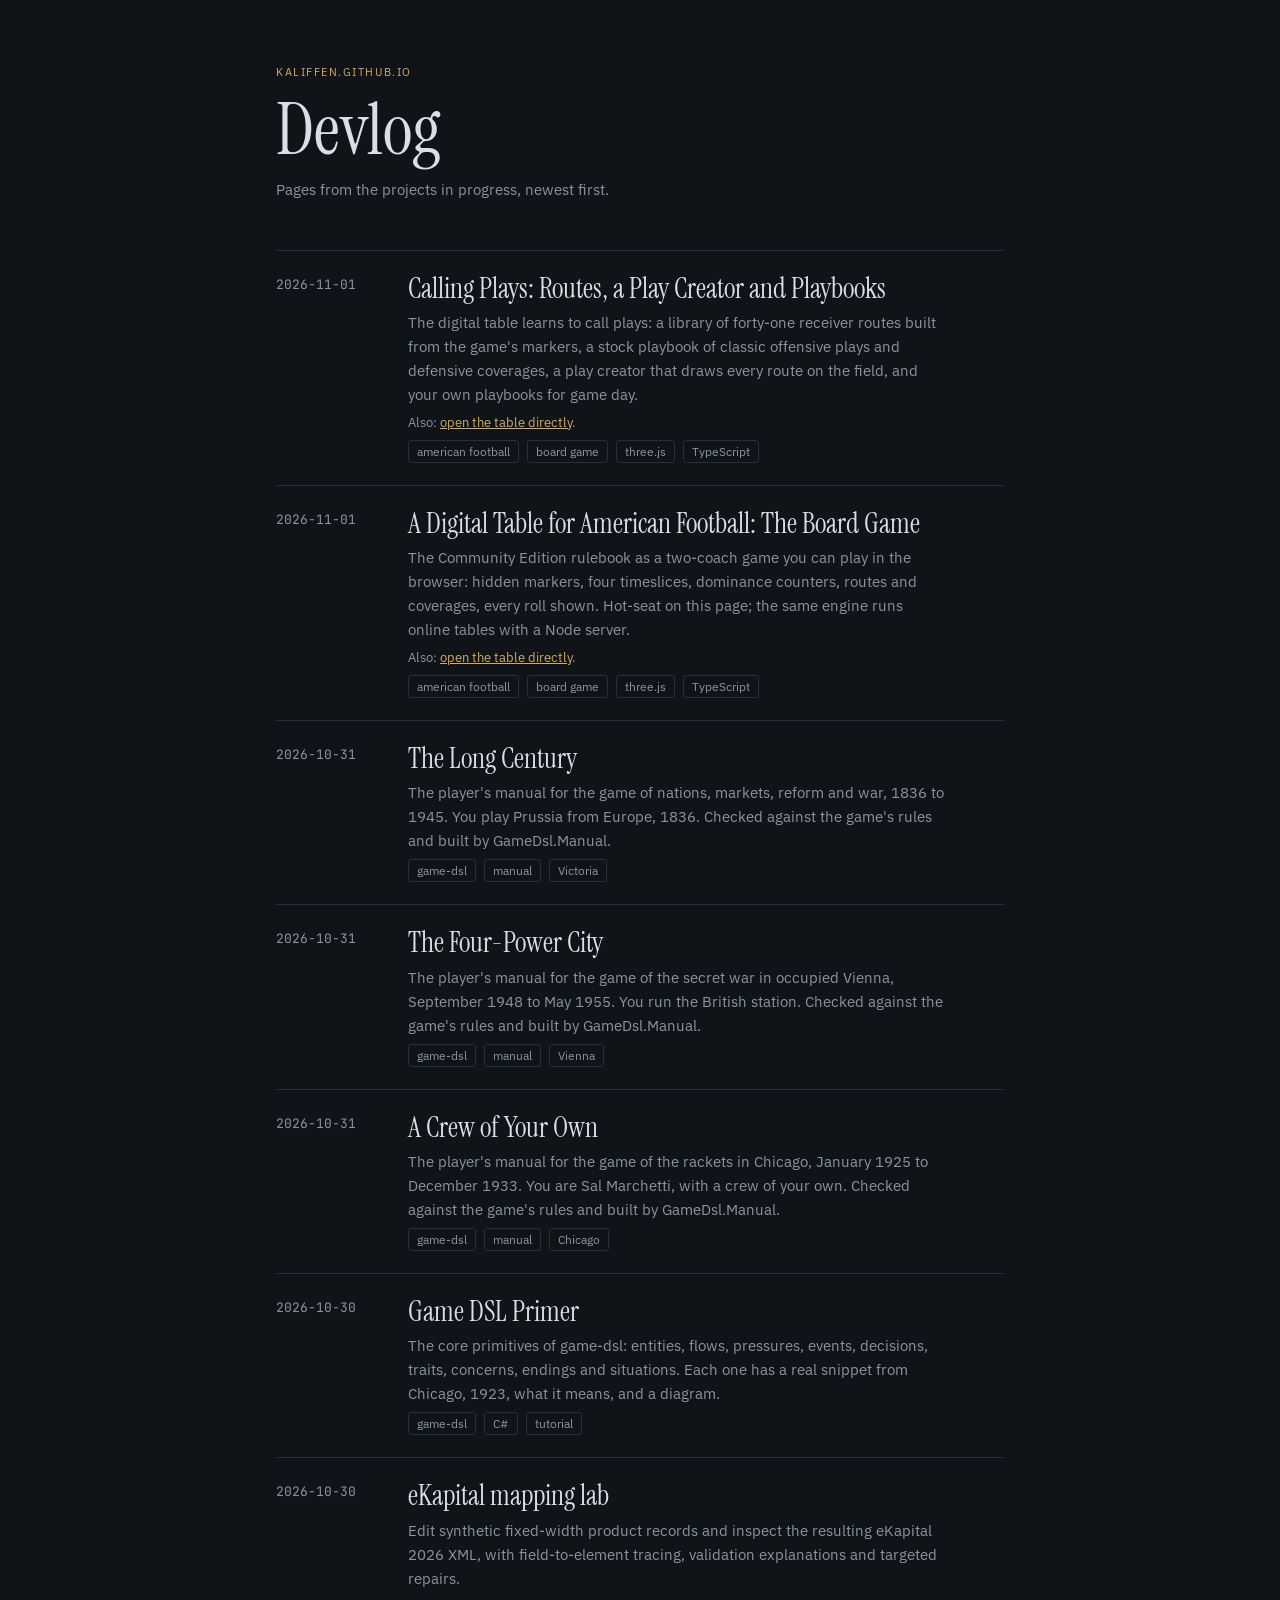
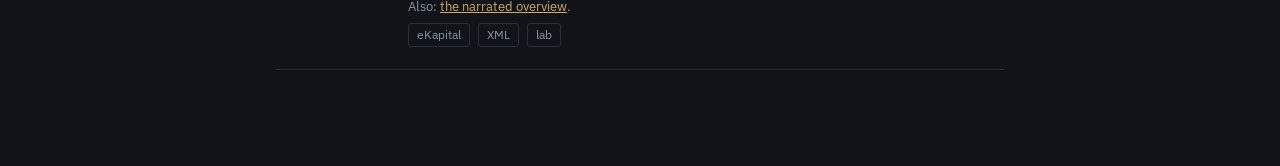
<file: index.html>
<!doctype html>
<html lang="en">
<head>
<meta charset="utf-8">
<meta name="viewport" content="width=device-width,initial-scale=1,viewport-fit=cover">
<meta name="description" content="Kaliffen's devlog: dated pages from the projects in progress.">
<meta name="theme-color" content="#101418">
<title>Kaliffen Devlog</title>
<link rel="preconnect" href="https://fonts.googleapis.com">
<link rel="preconnect" href="https://fonts.gstatic.com" crossorigin>
<link rel="stylesheet" href="https://fonts.googleapis.com/css2?family=Instrument+Serif:ital@0;1&family=IBM+Plex+Sans:wght@400;500&family=JetBrains+Mono:wght@400&display=swap">
<style>
/* Layout: one narrow column; a dated log, newest first. */
:root {
  color-scheme: dark;
  --bg: #101418;
  --panel: #161c22;
  --rule: #26303a;
  --fg: #d9dfe4;
  --muted: #8995a1;
  --brass: #d1ab62;
  --display: "Instrument Serif", "Iowan Old Style", Georgia, serif;
  --body: "IBM Plex Sans", system-ui, -apple-system, "Segoe UI", sans-serif;
  --mono: "JetBrains Mono", ui-monospace, Consolas, monospace;
}
* { box-sizing: border-box; }
body { margin: 0; background: var(--bg); color: var(--fg); font: 15px/1.6 var(--body); }
.wrap {
  max-width: 760px;
  margin: 0 auto;
  padding-block: 64px 96px;
  padding-left: max(16px, env(safe-area-inset-left, 0px));
  padding-right: max(16px, env(safe-area-inset-right, 0px));
  display: grid;
  gap: 48px;
}
header { display: grid; gap: 12px; }
.eyebrow { font-size: 11px; letter-spacing: .14em; text-transform: uppercase; color: var(--brass); }
h1 { font: 400 clamp(44px, 8vw, 72px)/1 var(--display); margin: 0; }
header p { margin: 0; color: var(--muted); max-width: 56ch; }
ol { list-style: none; margin: 0; padding: 0; display: grid; }
li { display: grid; grid-template-columns: 112px minmax(0, 1fr); gap: 20px; padding: 22px 0; border-top: 1px solid var(--rule); }
li:last-child { border-bottom: 1px solid var(--rule); }
time { font: 13px/1.9 var(--mono); color: var(--muted); font-variant-numeric: tabular-nums; }
.entry { display: grid; gap: 6px; min-width: 0; }
.entry h2 { margin: 0; font: 400 28px/1.15 var(--display); text-wrap: balance; }
.entry h2 a { color: var(--fg); text-decoration: none; }
.entry h2 a:hover, .entry h2 a:focus-visible { color: var(--brass); outline: none; }
.entry p { margin: 0; color: var(--muted); max-width: 60ch; }
.tags { display: flex; flex-wrap: wrap; gap: 8px; font-size: 12px; color: var(--muted); }
.tags span { border: 1px solid var(--rule); border-radius: 3px; padding: 1px 8px; }
.also { font-size: 13px; }
.also a { color: var(--brass); }
@media (max-width: 520px) {
  li { grid-template-columns: minmax(0, 1fr); gap: 4px; }
}
</style>
</head>
<body>
<div class="wrap">
  <header>
    <div class="eyebrow">kaliffen.github.io</div>
    <h1>Devlog</h1>
    <p>Pages from the projects in progress, newest first.</p>
  </header>

  <ol>
    <li>
      <time datetime="2026-11-01">2026-11-01</time>
      <div class="entry">
        <h2><a href="afm/plays/">Calling Plays: Routes, a Play Creator and Playbooks</a></h2>
        <p>The digital table learns to call plays: a library of forty-one receiver routes built from the game's markers, a stock playbook of classic offensive plays and defensive coverages, a play creator that draws every route on the field, and your own playbooks for game day.</p>
        <p class="also">Also: <a href="https://kaliffen.github.io/afm/">open the table directly</a>.</p>
        <div class="tags"><span>american football</span><span>board game</span><span>three.js</span><span>TypeScript</span></div>
      </div>
    </li>
    <li>
      <time datetime="2026-11-01">2026-11-01</time>
      <div class="entry">
        <h2><a href="afm/">A Digital Table for American Football: The Board Game</a></h2>
        <p>The Community Edition rulebook as a two-coach game you can play in the browser: hidden markers, four timeslices, dominance counters, routes and coverages, every roll shown. Hot-seat on this page; the same engine runs online tables with a Node server.</p>
        <p class="also">Also: <a href="https://kaliffen.github.io/afm/">open the table directly</a>.</p>
        <div class="tags"><span>american football</span><span>board game</span><span>three.js</span><span>TypeScript</span></div>
      </div>
    </li>
    <li>
      <time datetime="2026-10-31">2026-10-31</time>
      <div class="entry">
        <h2><a href="manuals/victoria/">The Long Century</a></h2>
        <p>The player's manual for the game of nations, markets, reform and war, 1836 to 1945. You play Prussia from Europe, 1836. Checked against the game's rules and built by GameDsl.Manual.</p>
        <div class="tags"><span>game-dsl</span><span>manual</span><span>Victoria</span></div>
      </div>
    </li>
    <li>
      <time datetime="2026-10-31">2026-10-31</time>
      <div class="entry">
        <h2><a href="manuals/vienna/">The Four-Power City</a></h2>
        <p>The player's manual for the game of the secret war in occupied Vienna, September 1948 to May 1955. You run the British station. Checked against the game's rules and built by GameDsl.Manual.</p>
        <div class="tags"><span>game-dsl</span><span>manual</span><span>Vienna</span></div>
      </div>
    </li>
    <li>
      <time datetime="2026-10-31">2026-10-31</time>
      <div class="entry">
        <h2><a href="manuals/chicago/">A Crew of Your Own</a></h2>
        <p>The player's manual for the game of the rackets in Chicago, January 1925 to December 1933. You are Sal Marchetti, with a crew of your own. Checked against the game's rules and built by GameDsl.Manual.</p>
        <div class="tags"><span>game-dsl</span><span>manual</span><span>Chicago</span></div>
      </div>
    </li>
    <li>
      <time datetime="2026-10-30">2026-10-30</time>
      <div class="entry">
        <h2><a href="dsl-primer/">Game DSL Primer</a></h2>
        <p>The core primitives of game-dsl: entities, flows, pressures, events, decisions, traits, concerns, endings and situations. Each one has a real snippet from Chicago, 1923, what it means, and a diagram.</p>
        <div class="tags"><span>game-dsl</span><span>C#</span><span>tutorial</span></div>
      </div>
    </li>
    <li>
      <time datetime="2026-10-30">2026-10-30</time>
      <div class="entry">
        <h2><a href="ekapital/">eKapital mapping lab</a></h2>
        <p>Edit synthetic fixed-width product records and inspect the resulting eKapital 2026 XML, with field-to-element tracing, validation explanations and targeted repairs.</p>
        <p class="also">Also: <a href="ekapital/guide.html">the narrated overview</a>.</p>
        <div class="tags"><span>eKapital</span><span>XML</span><span>lab</span></div>
      </div>
    </li>
  </ol>
</div>
</body>
</html>
</file>
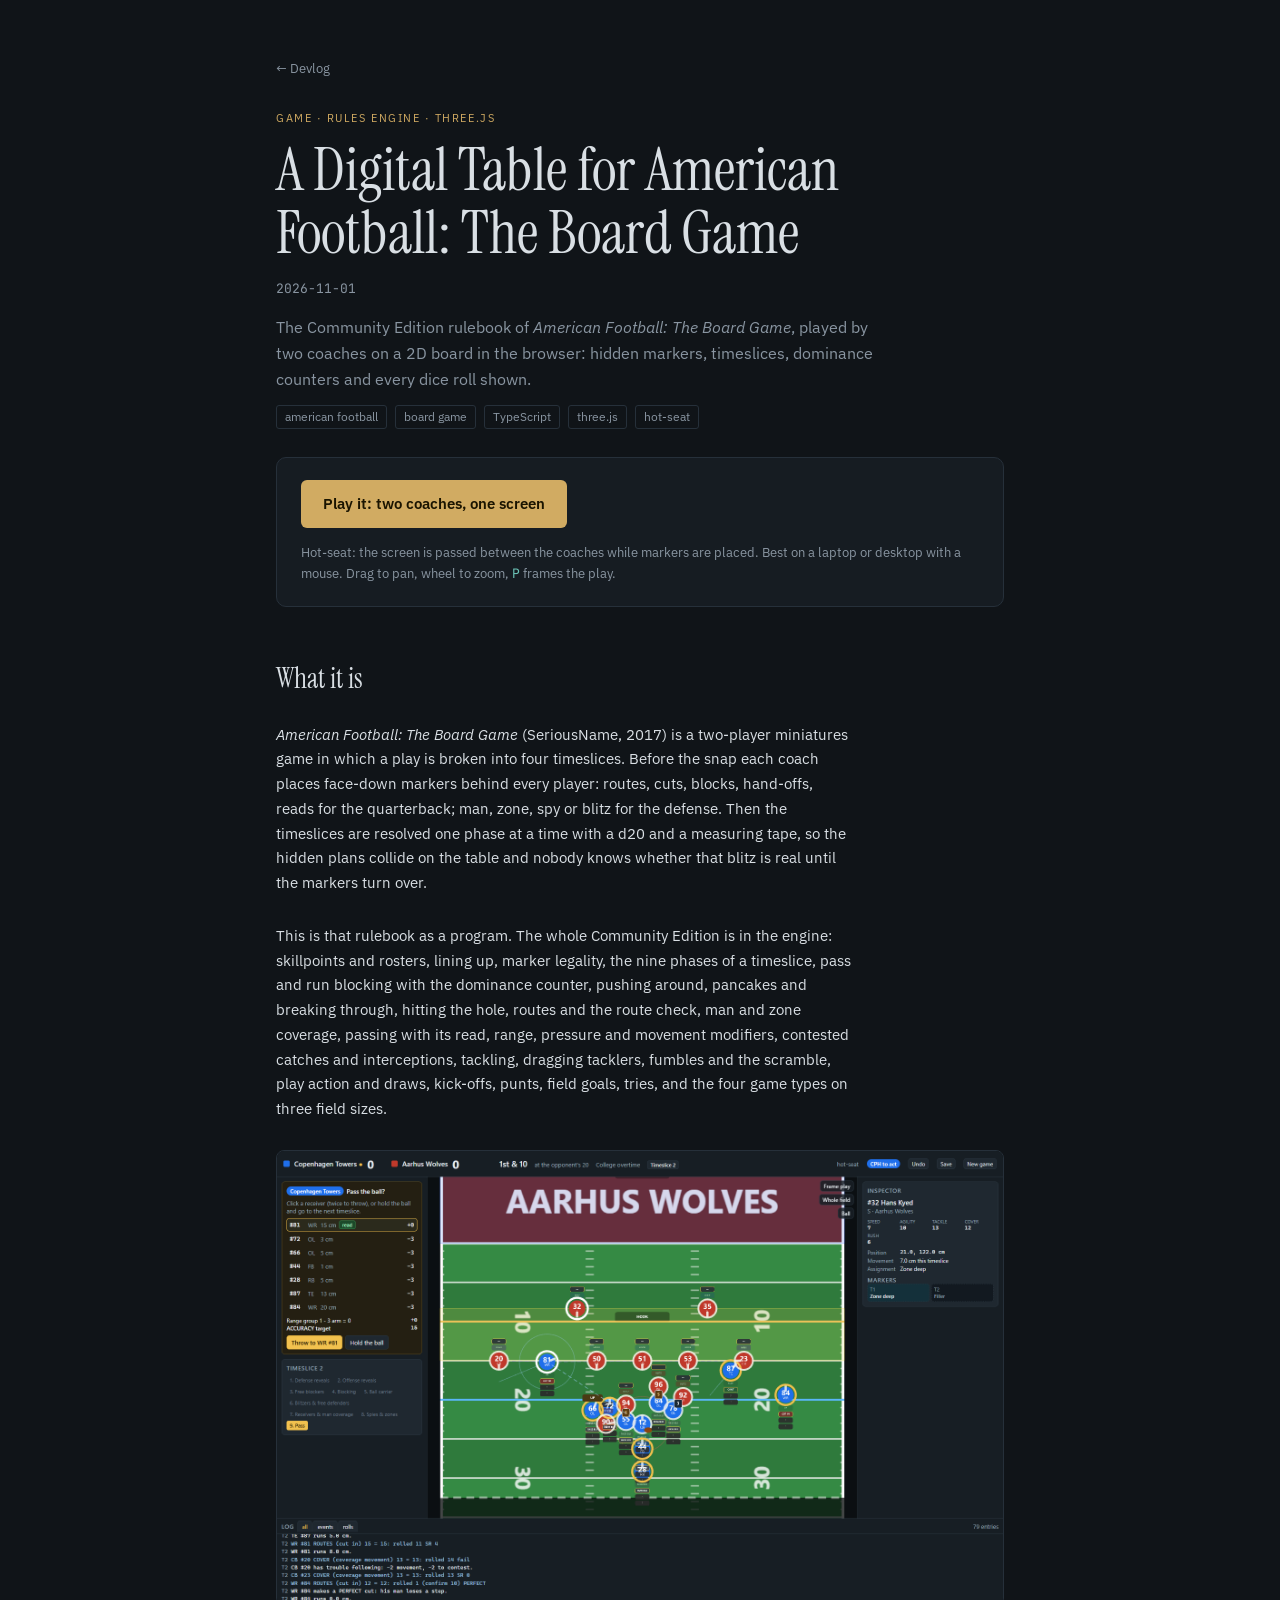
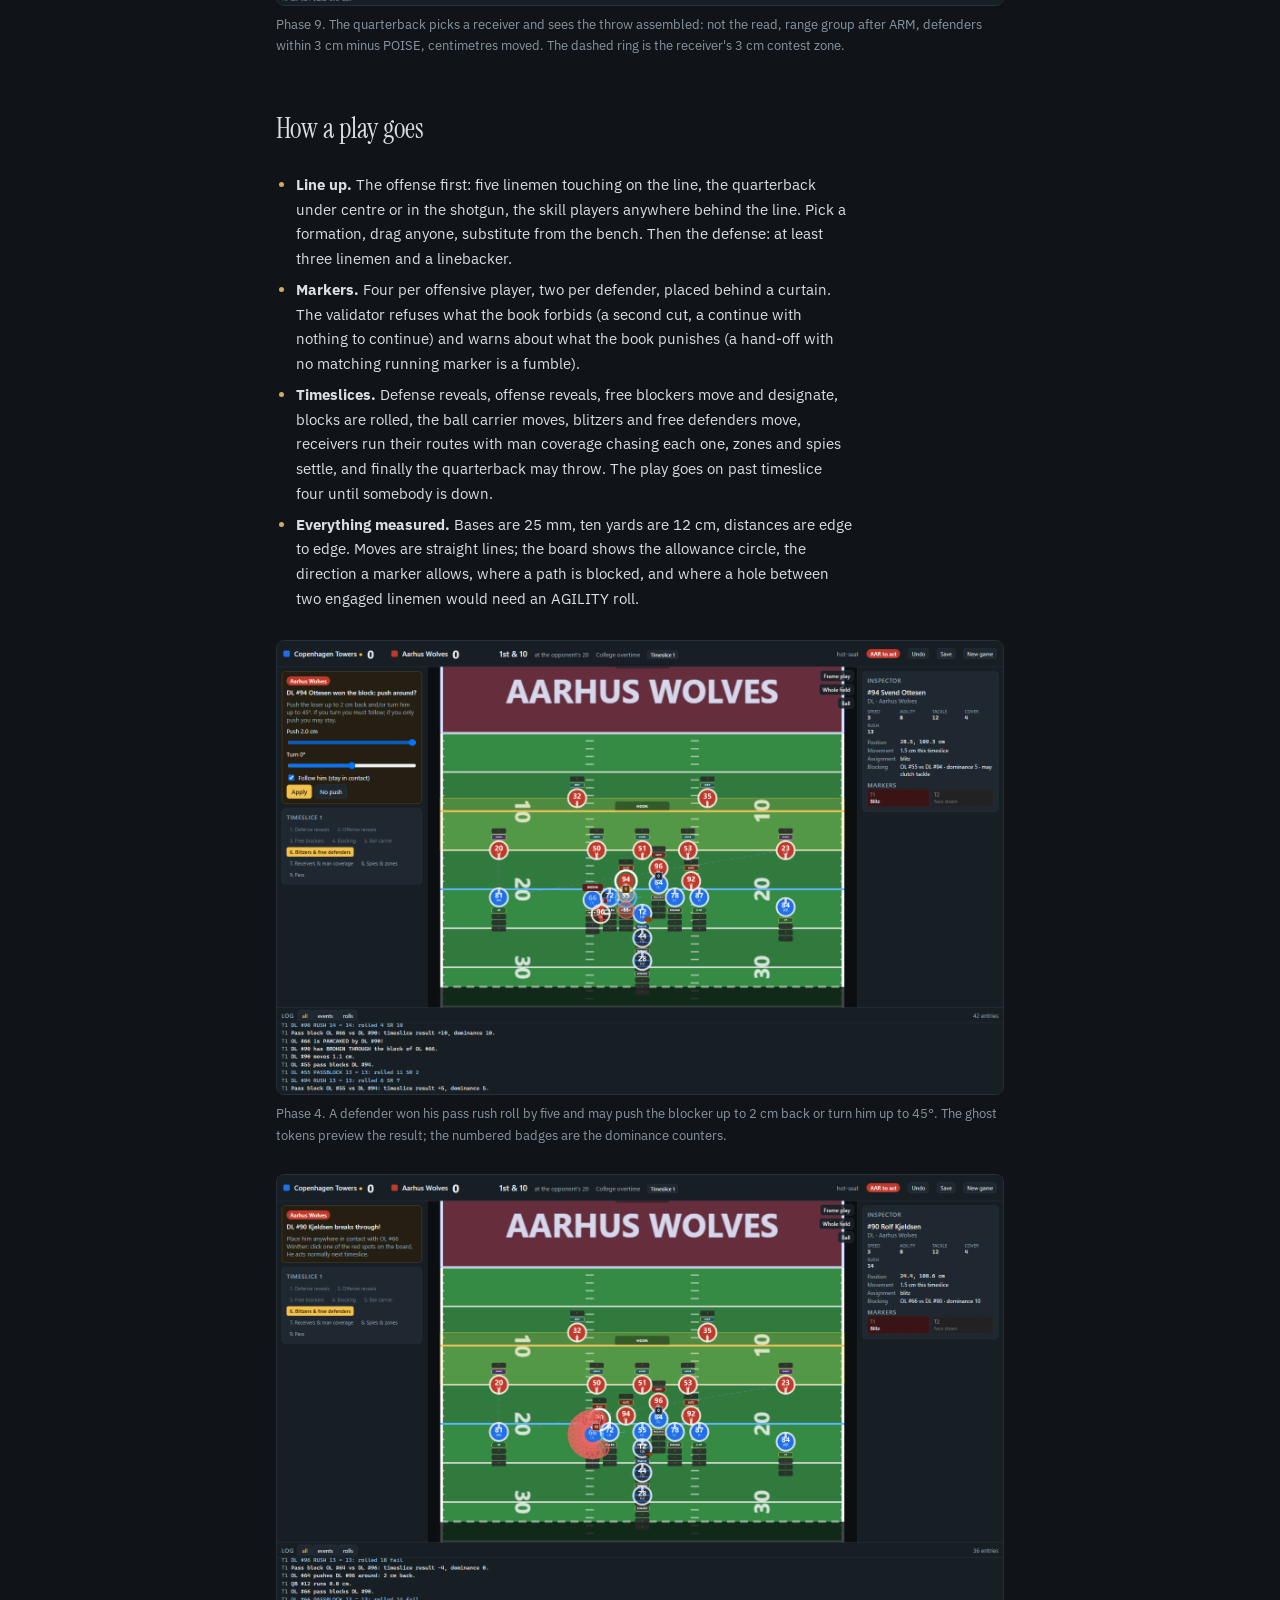
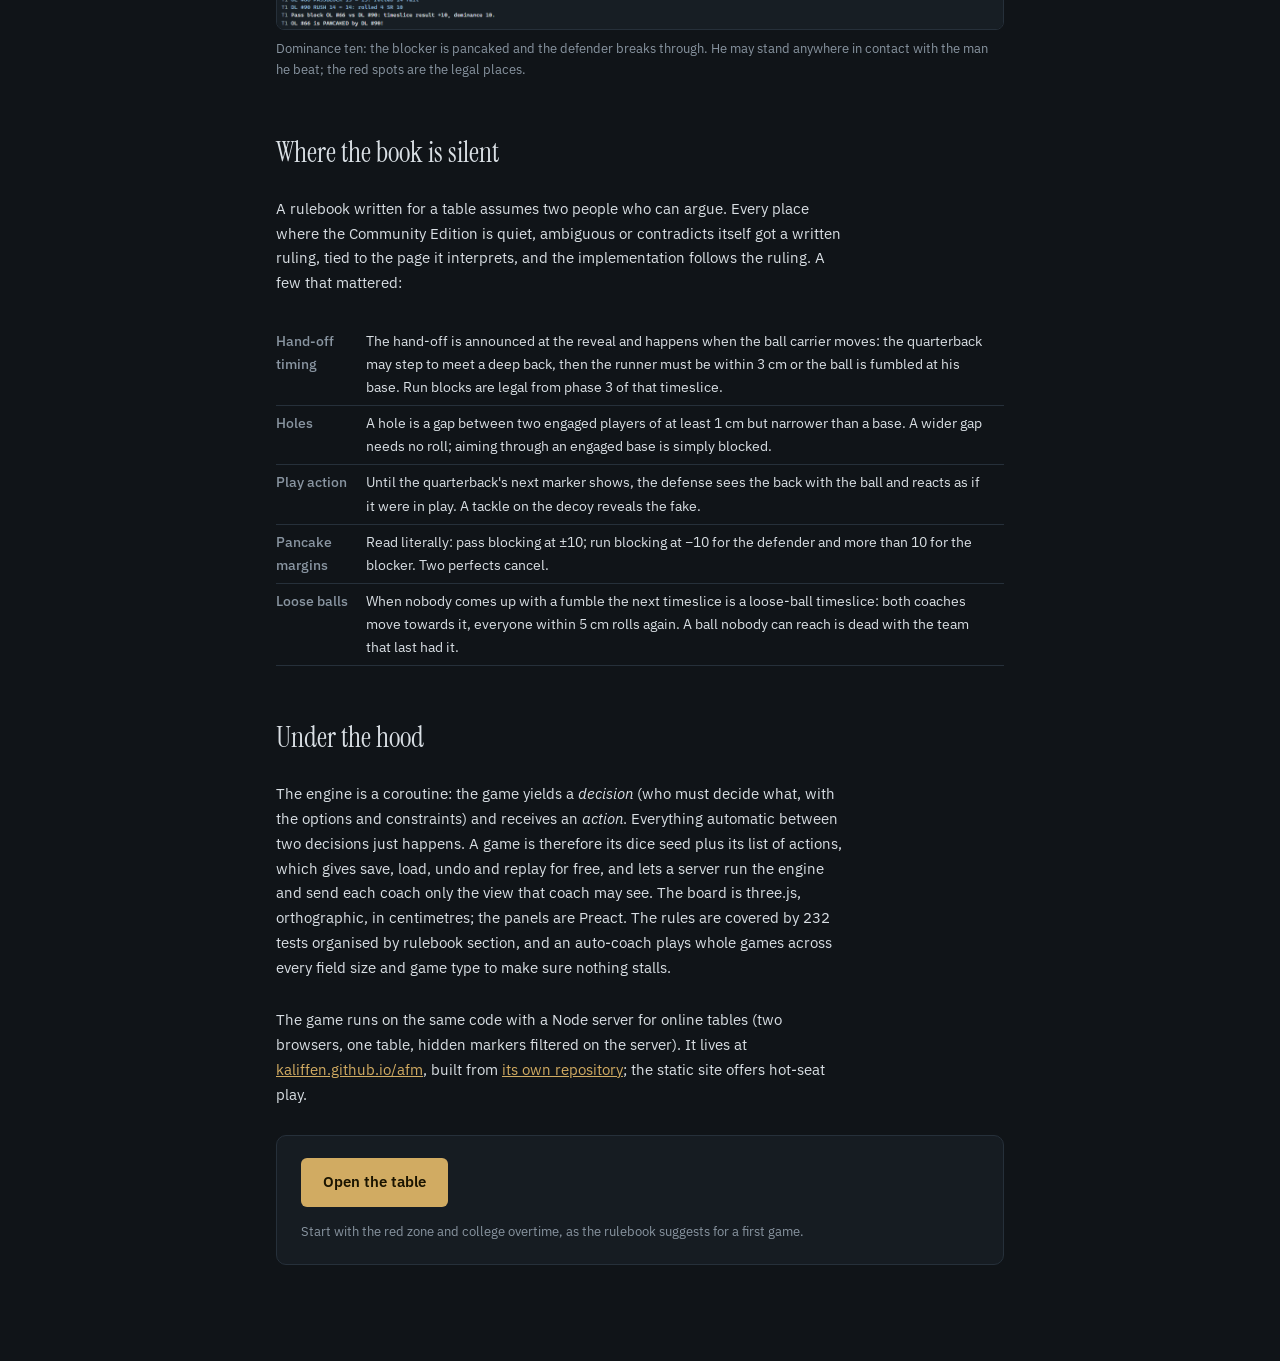
<file: afm/index.html>
<!doctype html>
<html lang="en">
<head>
<meta charset="utf-8">
<meta name="viewport" content="width=device-width,initial-scale=1,viewport-fit=cover">
<meta name="description" content="American Football: The Board Game, Community Edition, as a two-coach digital table you can play in the browser.">
<meta name="theme-color" content="#101418">
<title>A Digital Table for American Football: The Board Game</title>
<link rel="preconnect" href="https://fonts.googleapis.com">
<link rel="preconnect" href="https://fonts.gstatic.com" crossorigin>
<link rel="stylesheet" href="https://fonts.googleapis.com/css2?family=Instrument+Serif:ital@0;1&family=IBM+Plex+Sans:wght@400;500;600&family=JetBrains+Mono:wght@400&display=swap">
<style>
/* One narrow column, dark, like the devlog index. The game itself opens in its own page. */
:root {
  color-scheme: dark;
  --bg: #101418;
  --panel: #161c22;
  --rule: #26303a;
  --fg: #d9dfe4;
  --muted: #8995a1;
  --brass: #d1ab62;
  --teal: #6cc4b8;
  --display: "Instrument Serif", "Iowan Old Style", Georgia, serif;
  --body: "IBM Plex Sans", system-ui, -apple-system, "Segoe UI", sans-serif;
  --mono: "JetBrains Mono", ui-monospace, Consolas, monospace;
}
* { box-sizing: border-box; }
body { margin: 0; background: var(--bg); color: var(--fg); font: 15px/1.65 var(--body); }
.wrap {
  max-width: 760px;
  margin: 0 auto;
  padding-block: 56px 96px;
  padding-left: max(16px, env(safe-area-inset-left, 0px));
  padding-right: max(16px, env(safe-area-inset-right, 0px));
  display: grid;
  gap: 28px;
}
nav a { color: var(--muted); text-decoration: none; font-size: 13px; }
nav a:hover { color: var(--brass); }
header { display: grid; gap: 12px; }
.eyebrow { font-size: 11px; letter-spacing: .14em; text-transform: uppercase; color: var(--brass); }
h1 { font: 400 clamp(38px, 7vw, 60px)/1.05 var(--display); margin: 0; text-wrap: balance; }
h2 { font: 400 28px/1.15 var(--display); margin: 28px 0 0; }
header p.lede { margin: 0; color: var(--muted); max-width: 60ch; font-size: 16px; }
time { font: 13px/1.9 var(--mono); color: var(--muted); }
p { margin: 0; max-width: 64ch; }
.play {
  display: grid;
  gap: 14px;
  padding: 22px 24px;
  background: var(--panel);
  border: 1px solid var(--rule);
  border-radius: 10px;
}
.play .btn {
  justify-self: start;
  display: inline-block;
  padding: 12px 22px;
  background: var(--brass);
  color: #1a1400;
  font-weight: 600;
  text-decoration: none;
  border-radius: 6px;
}
.play .btn:hover { background: #e0bd78; }
.play small { color: var(--muted); }
figure { margin: 0; display: grid; gap: 8px; }
figure img { width: 100%; height: auto; border: 1px solid var(--rule); border-radius: 8px; display: block; }
figcaption { font-size: 13px; color: var(--muted); }
ul { margin: 0; padding-left: 20px; display: grid; gap: 6px; max-width: 64ch; }
li::marker { color: var(--brass); }
code { font: 13px var(--mono); color: var(--teal); }
a { color: var(--brass); }
.tags { display: flex; flex-wrap: wrap; gap: 8px; font-size: 12px; color: var(--muted); }
.tags span { border: 1px solid var(--rule); border-radius: 3px; padding: 1px 8px; }
table { border-collapse: collapse; font-size: 14px; }
td, th { text-align: left; padding: 6px 14px 6px 0; border-bottom: 1px solid var(--rule); vertical-align: top; }
th { color: var(--muted); font-weight: 500; }
</style>
</head>
<body>
<div class="wrap">
  <nav><a href="../">← Devlog</a></nav>
  <header>
    <div class="eyebrow">game · rules engine · three.js</div>
    <h1>A Digital Table for American Football: The Board Game</h1>
    <time datetime="2026-11-01">2026-11-01</time>
    <p class="lede">The Community Edition rulebook of <em>American Football: The Board Game</em>, played by two coaches on a 2D board in the browser: hidden markers, timeslices, dominance counters and every dice roll shown.</p>
    <div class="tags"><span>american football</span><span>board game</span><span>TypeScript</span><span>three.js</span><span>hot-seat</span></div>
  </header>

  <div class="play">
    <a class="btn" href="https://kaliffen.github.io/afm/">Play it: two coaches, one screen</a>
    <small>Hot-seat: the screen is passed between the coaches while markers are placed. Best on a laptop or desktop with a mouse. Drag to pan, wheel to zoom, <code>P</code> frames the play.</small>
  </div>

  <h2>What it is</h2>
  <p><em>American Football: The Board Game</em> (SeriousName, 2017) is a two-player miniatures game in which a play is broken into four timeslices. Before the snap each coach places face-down markers behind every player: routes, cuts, blocks, hand-offs, reads for the quarterback; man, zone, spy or blitz for the defense. Then the timeslices are resolved one phase at a time with a d20 and a measuring tape, so the hidden plans collide on the table and nobody knows whether that blitz is real until the markers turn over.</p>
  <p>This is that rulebook as a program. The whole Community Edition is in the engine: skillpoints and rosters, lining up, marker legality, the nine phases of a timeslice, pass and run blocking with the dominance counter, pushing around, pancakes and breaking through, hitting the hole, routes and the route check, man and zone coverage, passing with its read, range, pressure and movement modifiers, contested catches and interceptions, tackling, dragging tacklers, fumbles and the scramble, play action and draws, kick-offs, punts, field goals, tries, and the four game types on three field sizes.</p>

  <figure>
    <img src="pass.png" alt="The board at the pass decision: a dashed pass line from the quarterback to the read receiver, a 3 cm contest ring around him, the accuracy modifiers listed in the panel.">
    <figcaption>Phase 9. The quarterback picks a receiver and sees the throw assembled: not the read, range group after ARM, defenders within 3 cm minus POISE, centimetres moved. The dashed ring is the receiver's 3 cm contest zone.</figcaption>
  </figure>

  <h2>How a play goes</h2>
  <ul>
    <li><strong>Line up.</strong> The offense first: five linemen touching on the line, the quarterback under centre or in the shotgun, the skill players anywhere behind the line. Pick a formation, drag anyone, substitute from the bench. Then the defense: at least three linemen and a linebacker.</li>
    <li><strong>Markers.</strong> Four per offensive player, two per defender, placed behind a curtain. The validator refuses what the book forbids (a second cut, a continue with nothing to continue) and warns about what the book punishes (a hand-off with no matching running marker is a fumble).</li>
    <li><strong>Timeslices.</strong> Defense reveals, offense reveals, free blockers move and designate, blocks are rolled, the ball carrier moves, blitzers and free defenders move, receivers run their routes with man coverage chasing each one, zones and spies settle, and finally the quarterback may throw. The play goes on past timeslice four until somebody is down.</li>
    <li><strong>Everything measured.</strong> Bases are 25 mm, ten yards are 12 cm, distances are edge to edge. Moves are straight lines; the board shows the allowance circle, the direction a marker allows, where a path is blocked, and where a hole between two engaged linemen would need an AGILITY roll.</li>
  </ul>

  <figure>
    <img src="push.png" alt="The push-around decision after a won block: sliders for push distance and turn angle, ghost tokens previewing the result, dominance badges between the engaged players.">
    <figcaption>Phase 4. A defender won his pass rush roll by five and may push the blocker up to 2 cm back or turn him up to 45°. The ghost tokens preview the result; the numbered badges are the dominance counters.</figcaption>
  </figure>

  <figure>
    <img src="breakthrough.png" alt="A defender who pancaked his blocker chooses where to stand in contact with him from a ring of red candidate spots.">
    <figcaption>Dominance ten: the blocker is pancaked and the defender breaks through. He may stand anywhere in contact with the man he beat; the red spots are the legal places.</figcaption>
  </figure>

  <h2>Where the book is silent</h2>
  <p>A rulebook written for a table assumes two people who can argue. Every place where the Community Edition is quiet, ambiguous or contradicts itself got a written ruling, tied to the page it interprets, and the implementation follows the ruling. A few that mattered:</p>
  <table>
    <tr><th>Hand-off timing</th><td>The hand-off is announced at the reveal and happens when the ball carrier moves: the quarterback may step to meet a deep back, then the runner must be within 3 cm or the ball is fumbled at his base. Run blocks are legal from phase 3 of that timeslice.</td></tr>
    <tr><th>Holes</th><td>A hole is a gap between two engaged players of at least 1 cm but narrower than a base. A wider gap needs no roll; aiming through an engaged base is simply blocked.</td></tr>
    <tr><th>Play action</th><td>Until the quarterback's next marker shows, the defense sees the back with the ball and reacts as if it were in play. A tackle on the decoy reveals the fake.</td></tr>
    <tr><th>Pancake margins</th><td>Read literally: pass blocking at ±10; run blocking at −10 for the defender and more than 10 for the blocker. Two perfects cancel.</td></tr>
    <tr><th>Loose balls</th><td>When nobody comes up with a fumble the next timeslice is a loose-ball timeslice: both coaches move towards it, everyone within 5 cm rolls again. A ball nobody can reach is dead with the team that last had it.</td></tr>
  </table>

  <h2>Under the hood</h2>
  <p>The engine is a coroutine: the game yields a <em>decision</em> (who must decide what, with the options and constraints) and receives an <em>action</em>. Everything automatic between two decisions just happens. A game is therefore its dice seed plus its list of actions, which gives save, load, undo and replay for free, and lets a server run the engine and send each coach only the view that coach may see. The board is three.js, orthographic, in centimetres; the panels are Preact. The rules are covered by 232 tests organised by rulebook section, and an auto-coach plays whole games across every field size and game type to make sure nothing stalls.</p>
  <p>The game runs on the same code with a Node server for online tables (two browsers, one table, hidden markers filtered on the server). It lives at <a href="https://kaliffen.github.io/afm/">kaliffen.github.io/afm</a>, built from <a href="https://github.com/Kaliffen/afm">its own repository</a>; the static site offers hot-seat play.</p>

  <div class="play">
    <a class="btn" href="https://kaliffen.github.io/afm/">Open the table</a>
    <small>Start with the red zone and college overtime, as the rulebook suggests for a first game.</small>
  </div>
</div>
</body>
</html>
</file>
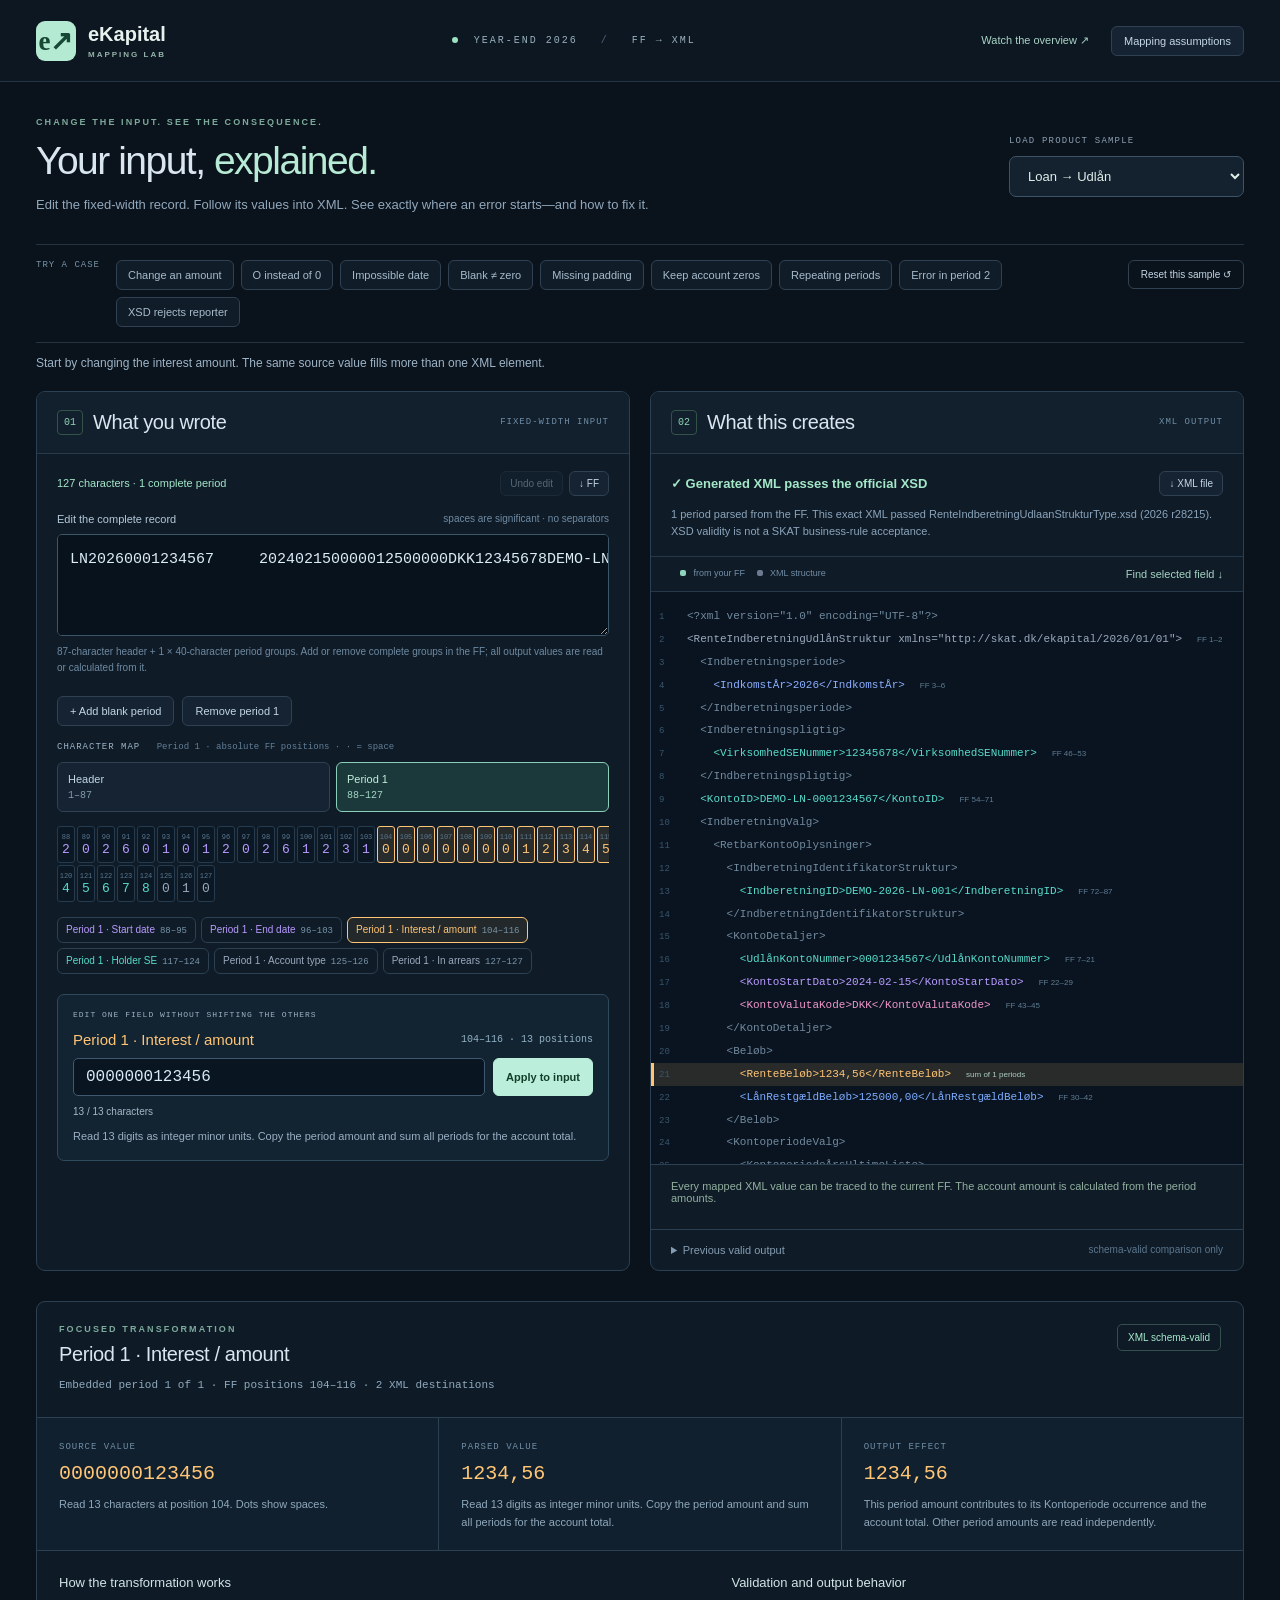
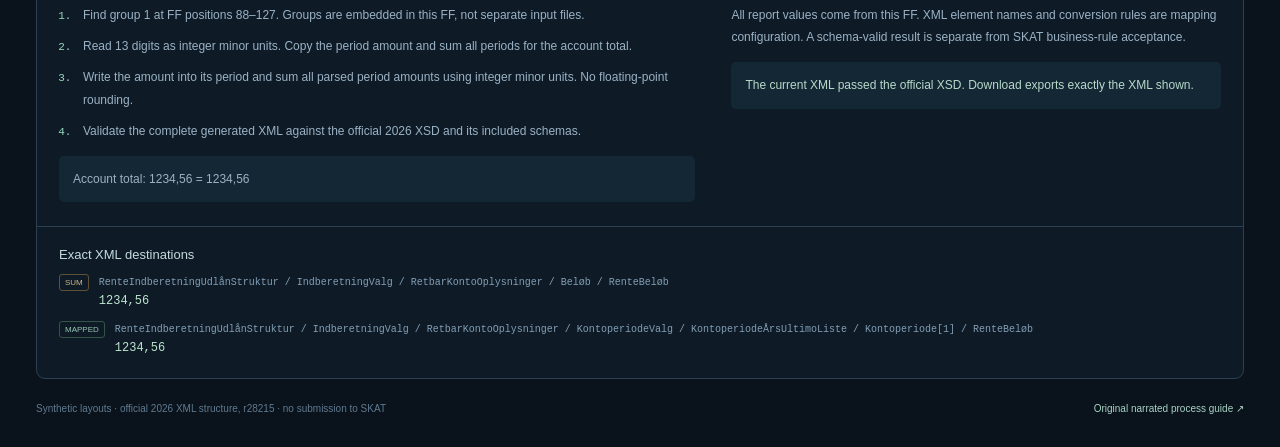
<file: ekapital/index.html>
<!doctype html><html lang="en"><head><meta charset="utf-8"><meta name="viewport" content="width=device-width,initial-scale=1"><meta name="theme-color" content="#0a121b"><meta name="description" content="Edit fixed-width input, trace every character to eKapital XML, and understand precisely how to repair errors."><title>eKapital — Your input, explained</title><link rel="stylesheet" href="lab.css"></head><body>
<header><a class="brand" href="./"><span class="logo">e↗</span><span>eKapital<small>MAPPING LAB</small></span></a><div class="head-context"><i></i> YEAR-END 2026 <span>/</span> FF → XML</div><nav><a href="guide.html">Watch the overview ↗</a><button id="notes">Mapping assumptions</button></nav></header>
<main>
<section class="intro"><div><div class="eyebrow">CHANGE THE INPUT. SEE THE CONSEQUENCE.</div><h1>Your input, <em>explained.</em></h1><p>Edit the fixed-width record. Follow its values into XML. See exactly where an error starts—and how to fix it.</p></div><div class="product-picker"><label for="product">LOAD PRODUCT SAMPLE</label><select id="product"></select></div></section>
<div class="scenario-bar"><span>TRY A CASE</span><div id="scenarios"></div><button id="reset" class="subtle">Reset this sample ↺</button></div>
<div id="caseNote" class="case-note">Start by changing the interest amount. The same source value fills more than one XML element.</div>
<section class="mapping-workspace">
 <article class="input-pane"><div class="pane-head"><div><span class="step">01</span><h2>What you wrote</h2></div><span class="format">FIXED-WIDTH INPUT</span></div>
 <div class="source-top"><span id="recordStatus"></span><div><button id="undo">Undo edit</button><button id="downloadFF">↓ FF</button></div></div>
 <label class="editor-label" for="record">Edit the complete record <span>spaces are significant · no separators</span></label>
 <textarea id="record" rows="3" wrap="off" spellcheck="false" autocomplete="off" autocapitalize="off" aria-describedby="recordHelp"></textarea>
 <p id="recordHelp" class="micro">Source FF: header followed by complete period groups.</p><div id="periodControls" class="period-controls"><button id="addPeriod">+ Add blank period</button><button id="removePeriod">Remove selected period</button></div>
 <div class="section-label">CHARACTER MAP <span id="characterScope">click a character to trace its field · · = a space</span></div>
 <div id="repeatGroups" class="repeat-groups" hidden aria-label="Embedded input groups"></div>
 <div class="char-scroll"><div id="characters" class="characters"></div></div>
 <div id="fieldList" class="field-list"></div>
 <section class="field-editor"><div class="section-label">EDIT ONE FIELD WITHOUT SHIFTING THE OTHERS</div><div class="field-heading"><h3 id="fieldName"></h3><span id="fieldRange"></span></div><div class="field-input-row"><input id="fieldValue" spellcheck="false" autocomplete="off" autocapitalize="off" aria-label="Raw selected field value"><button id="applyField" class="primary">Apply to input</button></div><div class="field-help"><span id="fieldLength"></span><button id="padField" class="link-button">Fill remaining positions</button></div><p id="rule"></p></section>
 <section id="errors" class="errors" aria-live="polite"></section>
 </article>
 <article class="output-pane"><div class="pane-head"><div><span class="step">02</span><h2>What this creates</h2></div><span class="format">XML OUTPUT</span></div>
 <div class="output-top"><div id="outputStatus" aria-live="polite"></div><button id="downloadXML">↓ XML file</button></div>
 <div id="outputMessage" class="output-message"></div>
 <section id="schemaErrors" class="schema-errors" aria-live="polite"></section><div class="xml-toolbar"><span><b class="legend-input"></b> from your FF <b class="legend-meta"></b> XML structure</span><button id="jumpOutput" class="link-button">Find selected field ↓</button></div>
 <div id="xml" class="xml-code" tabindex="0" aria-label="Generated XML; click a mapped element to locate its source"></div>
 <div id="changes" class="changes"></div>
 <details class="previous"><summary>Previous valid output <span>schema-valid comparison only</span></summary><pre id="previousXML"></pre></details>
 </article>
</section>
<section class="trace-section" aria-labelledby="traceTitle"><div class="trace-header"><div><div class="eyebrow">FOCUSED TRANSFORMATION</div><h2 id="traceTitle">How this field becomes XML</h2><p id="traceSummary" class="trace-summary"></p></div><span id="traceStatus" class="trace-status"></span></div><div id="traceDetails" class="trace-details"></div><div id="transformationExplanation" class="transformation-explanation"></div><div id="destinations" class="destinations"></div></section>
<footer><span>Synthetic layouts · official 2026 XML structure, r28215 · no submission to SKAT</span><a href="guide.html">Original narrated process guide ↗</a></footer>
</main>
<dialog id="dialog"><div class="dialog-head"><h2>How this mapping lab works</h2><button id="closeDialog" aria-label="Close">✕</button></div><div id="notesText"></div></dialog><div id="notice" role="status" hidden></div>
<script type="module" src="lab.js"></script></body></html>
</file>
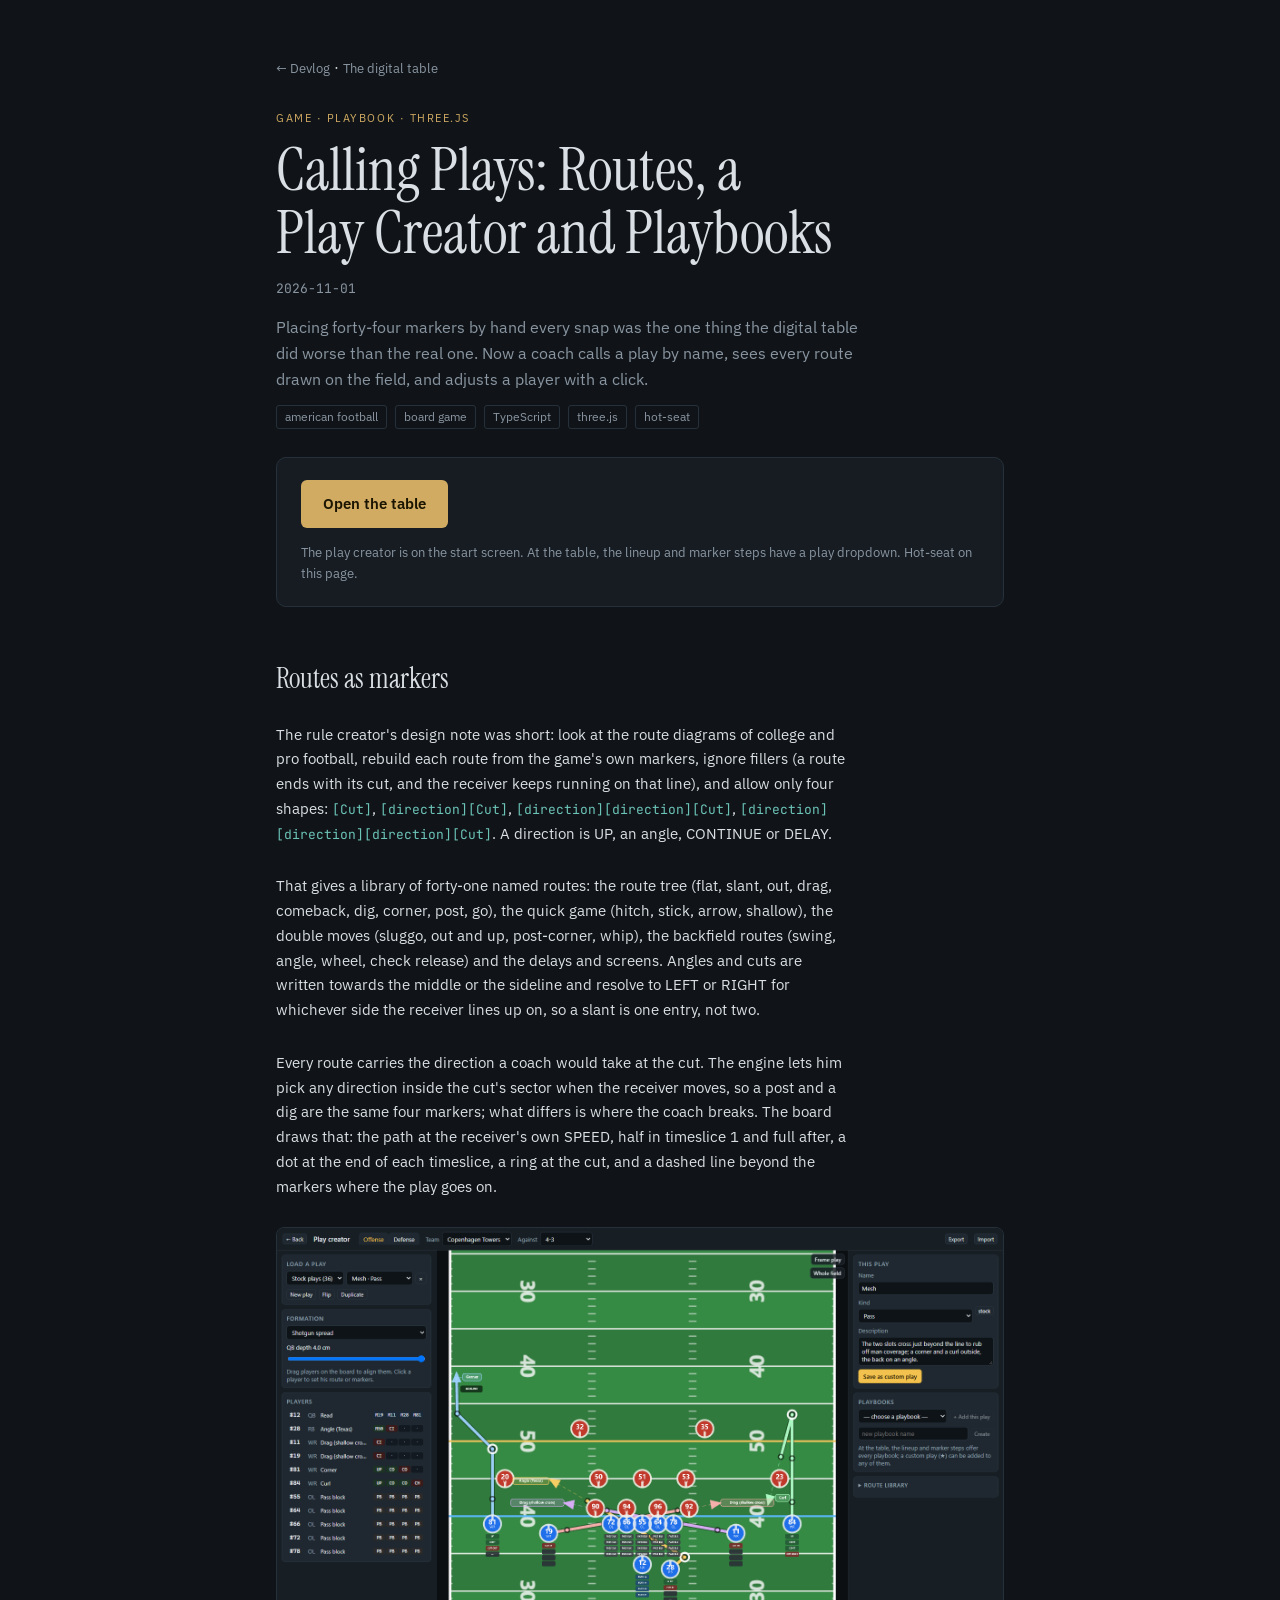
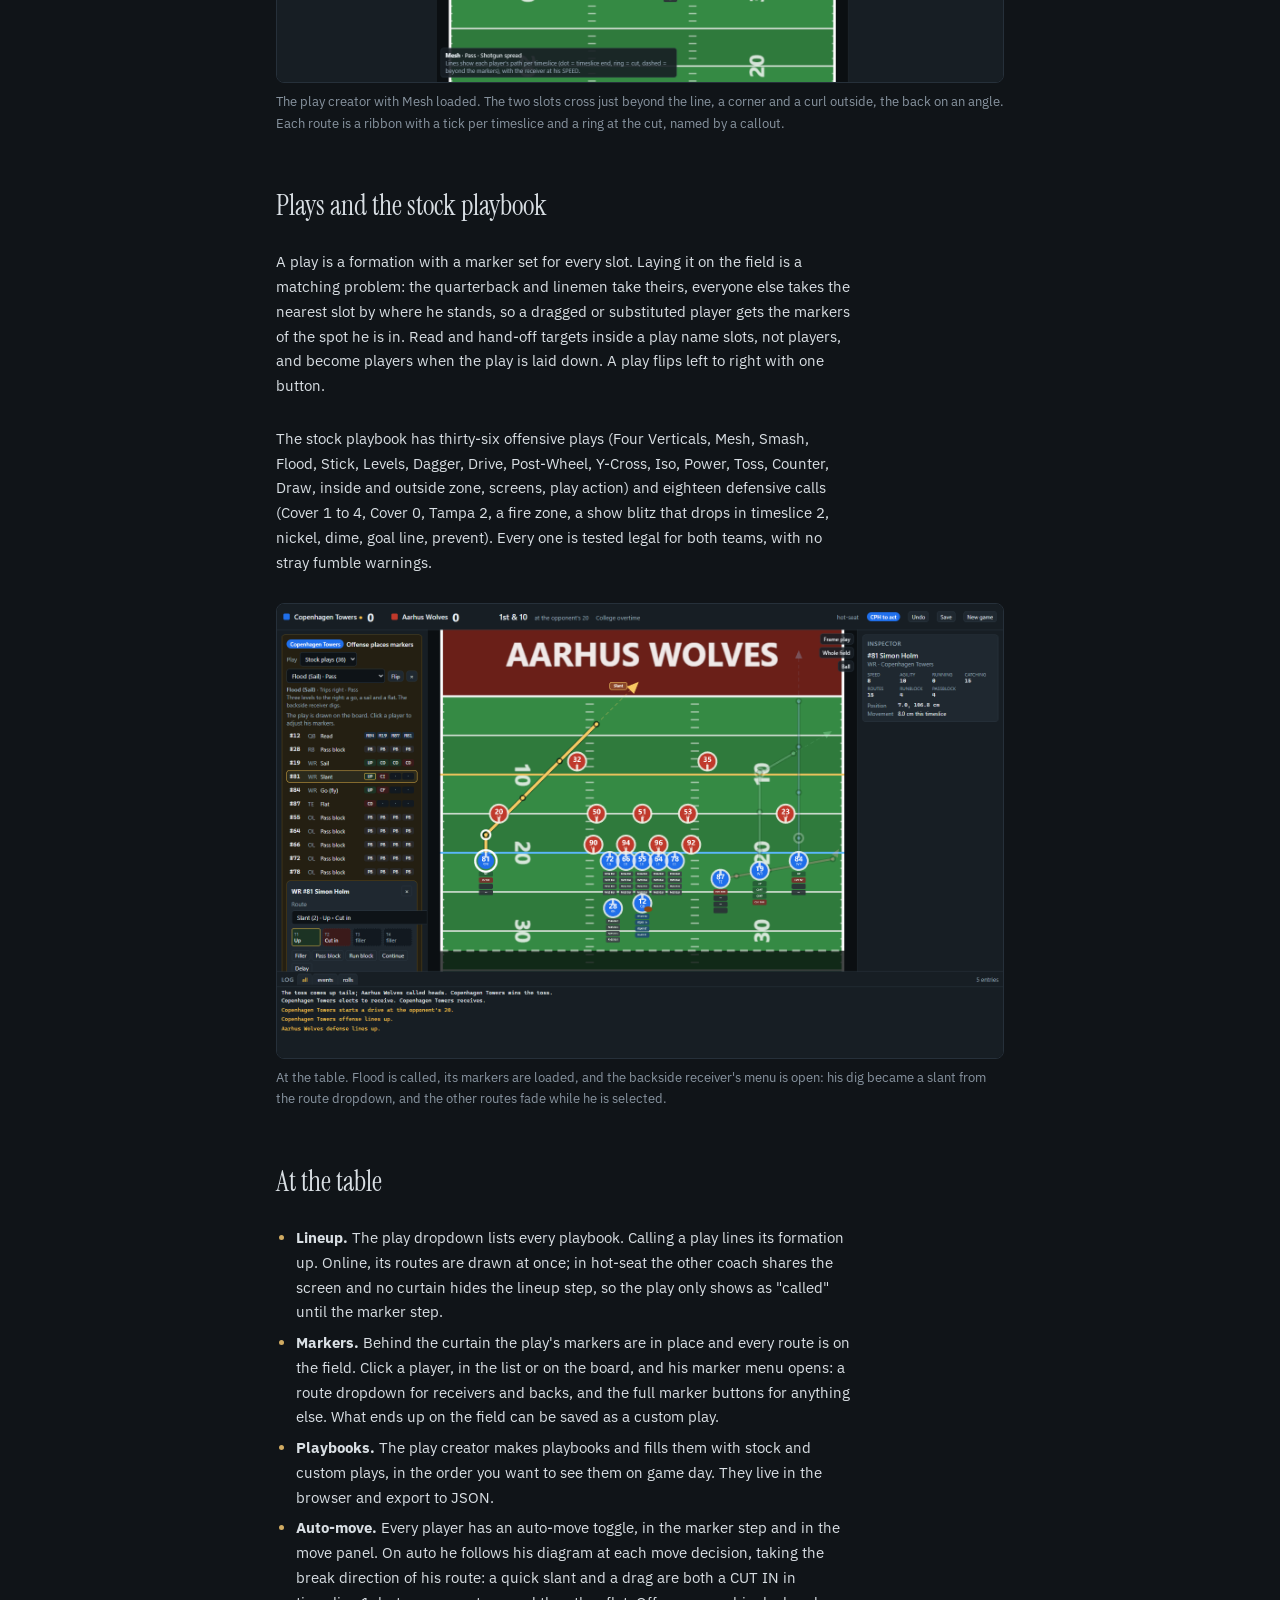
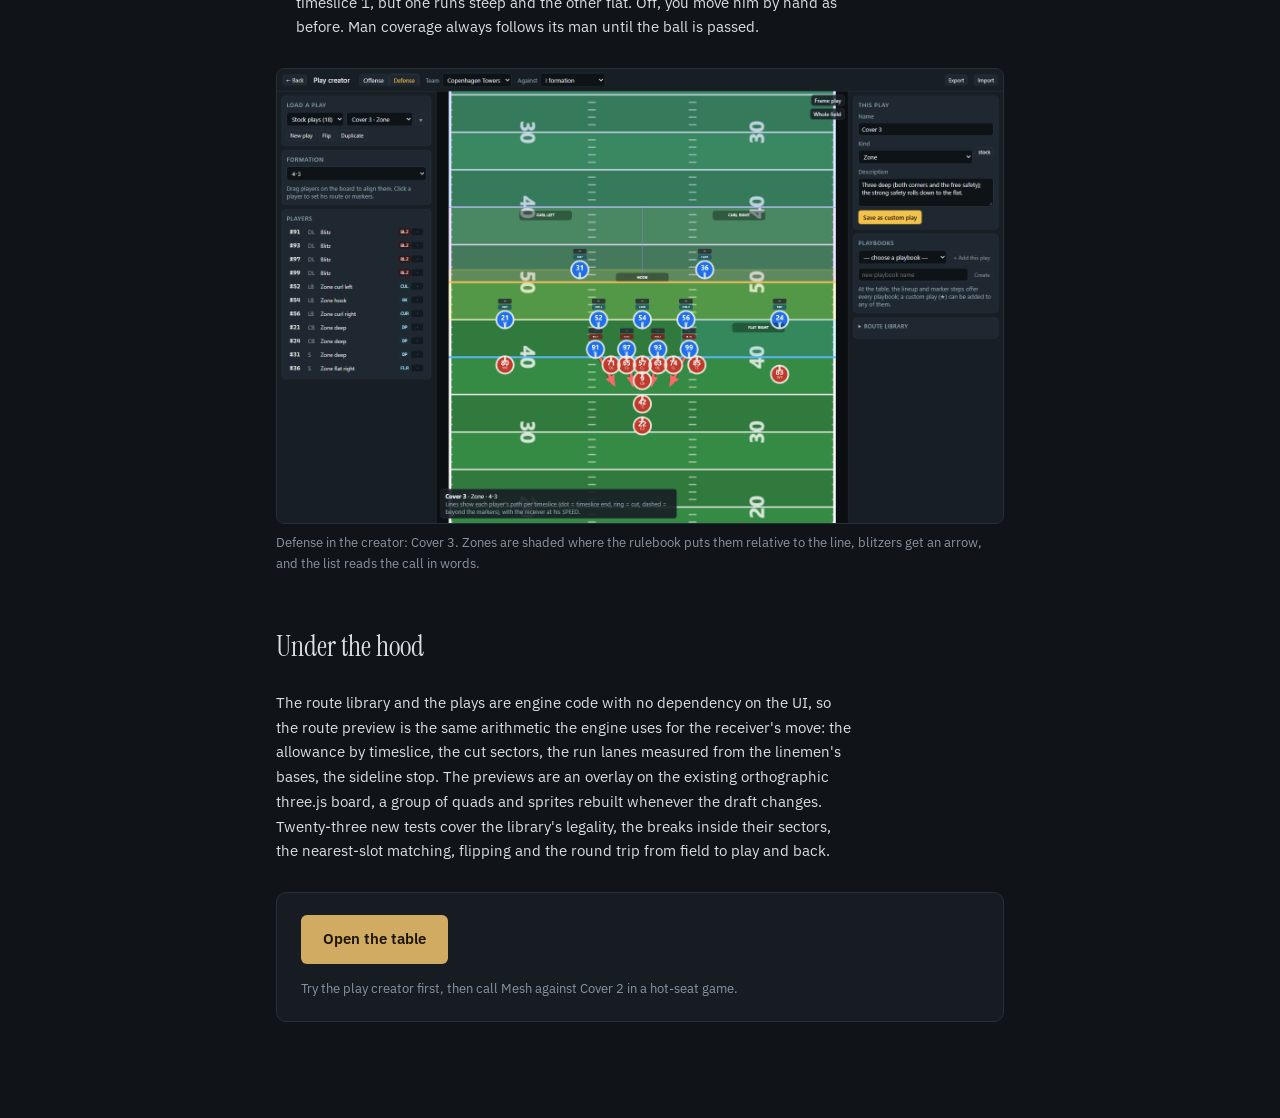
<file: afm/plays/index.html>
<!doctype html>
<html lang="en">
<head>
<meta charset="utf-8">
<meta name="viewport" content="width=device-width,initial-scale=1,viewport-fit=cover">
<meta name="description" content="Calling plays in American Football: The Board Game: a route library, a stock playbook, a play creator with the routes drawn on the field, and your own playbooks.">
<meta name="theme-color" content="#101418">
<title>Calling Plays: Routes, a Play Creator and Playbooks</title>
<link rel="preconnect" href="https://fonts.googleapis.com">
<link rel="preconnect" href="https://fonts.gstatic.com" crossorigin>
<link rel="stylesheet" href="https://fonts.googleapis.com/css2?family=Instrument+Serif:ital@0;1&family=IBM+Plex+Sans:wght@400;500;600&family=JetBrains+Mono:wght@400&display=swap">
<style>
/* One narrow column, dark, like the devlog index. The game itself opens in its own page. */
:root {
  color-scheme: dark;
  --bg: #101418;
  --panel: #161c22;
  --rule: #26303a;
  --fg: #d9dfe4;
  --muted: #8995a1;
  --brass: #d1ab62;
  --teal: #6cc4b8;
  --display: "Instrument Serif", "Iowan Old Style", Georgia, serif;
  --body: "IBM Plex Sans", system-ui, -apple-system, "Segoe UI", sans-serif;
  --mono: "JetBrains Mono", ui-monospace, Consolas, monospace;
}
* { box-sizing: border-box; }
body { margin: 0; background: var(--bg); color: var(--fg); font: 15px/1.65 var(--body); }
.wrap {
  max-width: 760px;
  margin: 0 auto;
  padding-block: 56px 96px;
  padding-left: max(16px, env(safe-area-inset-left, 0px));
  padding-right: max(16px, env(safe-area-inset-right, 0px));
  display: grid;
  gap: 28px;
}
nav a { color: var(--muted); text-decoration: none; font-size: 13px; }
nav a:hover { color: var(--brass); }
header { display: grid; gap: 12px; }
.eyebrow { font-size: 11px; letter-spacing: .14em; text-transform: uppercase; color: var(--brass); }
h1 { font: 400 clamp(38px, 7vw, 60px)/1.05 var(--display); margin: 0; text-wrap: balance; }
h2 { font: 400 28px/1.15 var(--display); margin: 28px 0 0; }
header p.lede { margin: 0; color: var(--muted); max-width: 60ch; font-size: 16px; }
time { font: 13px/1.9 var(--mono); color: var(--muted); }
p { margin: 0; max-width: 64ch; }
.play {
  display: grid;
  gap: 14px;
  padding: 22px 24px;
  background: var(--panel);
  border: 1px solid var(--rule);
  border-radius: 10px;
}
.play .btn {
  justify-self: start;
  display: inline-block;
  padding: 12px 22px;
  background: var(--brass);
  color: #1a1400;
  font-weight: 600;
  text-decoration: none;
  border-radius: 6px;
}
.play .btn:hover { background: #e0bd78; }
.play small { color: var(--muted); }
figure { margin: 0; display: grid; gap: 8px; }
figure img { width: 100%; height: auto; border: 1px solid var(--rule); border-radius: 8px; display: block; }
figcaption { font-size: 13px; color: var(--muted); }
ul { margin: 0; padding-left: 20px; display: grid; gap: 6px; max-width: 64ch; }
li::marker { color: var(--brass); }
code { font: 13px var(--mono); color: var(--teal); }
a { color: var(--brass); }
.tags { display: flex; flex-wrap: wrap; gap: 8px; font-size: 12px; color: var(--muted); }
.tags span { border: 1px solid var(--rule); border-radius: 3px; padding: 1px 8px; }
table { border-collapse: collapse; font-size: 14px; }
td, th { text-align: left; padding: 6px 14px 6px 0; border-bottom: 1px solid var(--rule); vertical-align: top; }
th { color: var(--muted); font-weight: 500; }
</style>
</head>
<body>
<div class="wrap">
  <nav><a href="../../">← Devlog</a> · <a href="../">The digital table</a></nav>
  <header>
    <div class="eyebrow">game · playbook · three.js</div>
    <h1>Calling Plays: Routes, a Play Creator and Playbooks</h1>
    <time datetime="2026-11-01">2026-11-01</time>
    <p class="lede">Placing forty-four markers by hand every snap was the one thing the digital table did worse than the real one. Now a coach calls a play by name, sees every route drawn on the field, and adjusts a player with a click.</p>
    <div class="tags"><span>american football</span><span>board game</span><span>TypeScript</span><span>three.js</span><span>hot-seat</span></div>
  </header>

  <div class="play">
    <a class="btn" href="https://kaliffen.github.io/afm/">Open the table</a>
    <small>The play creator is on the start screen. At the table, the lineup and marker steps have a play dropdown. Hot-seat on this page.</small>
  </div>

  <h2>Routes as markers</h2>
  <p>The rule creator's design note was short: look at the route diagrams of college and pro football, rebuild each route from the game's own markers, ignore fillers (a route ends with its cut, and the receiver keeps running on that line), and allow only four shapes: <code>[Cut]</code>, <code>[direction][Cut]</code>, <code>[direction][direction][Cut]</code>, <code>[direction][direction][direction][Cut]</code>. A direction is UP, an angle, CONTINUE or DELAY.</p>
  <p>That gives a library of forty-one named routes: the route tree (flat, slant, out, drag, comeback, dig, corner, post, go), the quick game (hitch, stick, arrow, shallow), the double moves (sluggo, out and up, post-corner, whip), the backfield routes (swing, angle, wheel, check release) and the delays and screens. Angles and cuts are written towards the middle or the sideline and resolve to LEFT or RIGHT for whichever side the receiver lines up on, so a slant is one entry, not two.</p>
  <p>Every route carries the direction a coach would take at the cut. The engine lets him pick any direction inside the cut's sector when the receiver moves, so a post and a dig are the same four markers; what differs is where the coach breaks. The board draws that: the path at the receiver's own SPEED, half in timeslice 1 and full after, a dot at the end of each timeslice, a ring at the cut, and a dashed line beyond the markers where the play goes on.</p>

  <figure>
    <img src="creator.png" alt="The play creator: Mesh in a shotgun spread against a 4-3, every route drawn on the field with a callout naming it, the player list on the left and the play's name and description on the right.">
    <figcaption>The play creator with Mesh loaded. The two slots cross just beyond the line, a corner and a curl outside, the back on an angle. Each route is a ribbon with a tick per timeslice and a ring at the cut, named by a callout.</figcaption>
  </figure>

  <h2>Plays and the stock playbook</h2>
  <p>A play is a formation with a marker set for every slot. Laying it on the field is a matching problem: the quarterback and linemen take theirs, everyone else takes the nearest slot by where he stands, so a dragged or substituted player gets the markers of the spot he is in. Read and hand-off targets inside a play name slots, not players, and become players when the play is laid down. A play flips left to right with one button.</p>
  <p>The stock playbook has thirty-six offensive plays (Four Verticals, Mesh, Smash, Flood, Stick, Levels, Dagger, Drive, Post-Wheel, Y-Cross, Iso, Power, Toss, Counter, Draw, inside and outside zone, screens, play action) and eighteen defensive calls (Cover 1 to 4, Cover 0, Tampa 2, a fire zone, a show blitz that drops in timeslice 2, nickel, dime, goal line, prevent). Every one is tested legal for both teams, with no stray fumble warnings.</p>

  <figure>
    <img src="call.png" alt="The marker step at the table with Flood loaded: the sail, go and flat drawn on the right, the backside receiver's menu open and his route changed to a slant, the other routes faded.">
    <figcaption>At the table. Flood is called, its markers are loaded, and the backside receiver's menu is open: his dig became a slant from the route dropdown, and the other routes fade while he is selected.</figcaption>
  </figure>

  <h2>At the table</h2>
  <ul>
    <li><strong>Lineup.</strong> The play dropdown lists every playbook. Calling a play lines its formation up. Online, its routes are drawn at once; in hot-seat the other coach shares the screen and no curtain hides the lineup step, so the play only shows as "called" until the marker step.</li>
    <li><strong>Markers.</strong> Behind the curtain the play's markers are in place and every route is on the field. Click a player, in the list or on the board, and his marker menu opens: a route dropdown for receivers and backs, and the full marker buttons for anything else. What ends up on the field can be saved as a custom play.</li>
    <li><strong>Playbooks.</strong> The play creator makes playbooks and fills them with stock and custom plays, in the order you want to see them on game day. They live in the browser and export to JSON.</li>
    <li><strong>Auto-move.</strong> Every player has an auto-move toggle, in the marker step and in the move panel. On auto he follows his diagram at each move decision, taking the break direction of his route: a quick slant and a drag are both a CUT IN in timeslice 1, but one runs steep and the other flat. Off, you move him by hand as before. Man coverage always follows its man until the ball is passed.</li>
  </ul>

  <figure>
    <img src="defense.png" alt="The play creator on defense: Cover 3 in a 4-3 against an I formation, the zones shaded on the field with their names, blitz arrows from the four linemen, the player list showing each defender's assignment.">
    <figcaption>Defense in the creator: Cover 3. Zones are shaded where the rulebook puts them relative to the line, blitzers get an arrow, and the list reads the call in words.</figcaption>
  </figure>

  <h2>Under the hood</h2>
  <p>The route library and the plays are engine code with no dependency on the UI, so the route preview is the same arithmetic the engine uses for the receiver's move: the allowance by timeslice, the cut sectors, the run lanes measured from the linemen's bases, the sideline stop. The previews are an overlay on the existing orthographic three.js board, a group of quads and sprites rebuilt whenever the draft changes. Twenty-three new tests cover the library's legality, the breaks inside their sectors, the nearest-slot matching, flipping and the round trip from field to play and back.</p>

  <div class="play">
    <a class="btn" href="https://kaliffen.github.io/afm/">Open the table</a>
    <small>Try the play creator first, then call Mesh against Cover 2 in a hot-seat game.</small>
  </div>
</div>
</body>
</html>
</file>
<file: ekapital/lab.css>
*{box-sizing:border-box}html{color-scheme:dark}body{margin:0;background:#0a121b;color:#d9e6f0;font:14px 'Segoe UI',Arial,sans-serif}button,input,textarea,select{font:inherit}button,a,select,input,textarea{outline-offset:4px}button{cursor:pointer;border:1px solid #304153;border-radius:6px;background:#152332;color:#c4d6e6;padding:8px 12px}button:hover{background:#203749;border-color:#65829a}button:disabled{opacity:.4;cursor:not-allowed}a{color:#a8d4c5;text-decoration:none}a:hover{text-decoration:underline}.primary{background:#bbeedb;color:#123e2a;border-color:#bbeedb;font-weight:600}.primary:hover{background:#e0fff0}.subtle{background:none}.link-button{padding:0;border:0;background:none;color:#a6d5c2;font-size:11px}.link-button:hover{background:none;color:#d7ffec}header{height:82px;border-bottom:1px solid #253444;display:flex;align-items:center;justify-content:space-between;padding:0 36px;background:#0d1721}.brand{display:flex;gap:12px;align-items:center;font-size:20px;color:#e7f2ee;font-weight:600}.brand small{display:block;font-size:8px;letter-spacing:2px;color:#95b3a9;margin-top:4px}.logo{background:#b4ead2;color:#174735;width:40px;height:40px;display:grid;place-items:center;border-radius:9px;font-family:Georgia;font-size:27px}.head-context{font:10px Consolas,monospace;letter-spacing:2px;color:#9ab1bf}.head-context i{display:inline-block;border-radius:50%;width:6px;height:6px;background:#9ce1c0;margin-right:8px}.head-context span{margin:0 15px;color:#4c657b}nav{display:flex;gap:22px;align-items:center;font-size:11px}nav button{font-size:11px}main{max-width:1720px;padding:35px 36px 0;margin:auto}.intro{display:flex;justify-content:space-between;align-items:center;gap:25px}.eyebrow{font-size:9px;font-weight:600;letter-spacing:2.1px;color:#7eaa9b}h1{font-size:39px;letter-spacing:-1.5px;font-weight:500;margin:12px 0}h1 em{font-style:normal;color:#b8ebd5}.intro p{font-size:13px;color:#91a8bc;line-height:1.6;margin:0;max-width:760px}.product-picker{min-width:235px}.product-picker label{display:block;font:9px Consolas,monospace;letter-spacing:1.2px;color:#8ca1b5;margin-bottom:10px}select{padding:11px 14px;border:1px solid #3d5367;border-radius:7px;background:#142230;color:#e0eee9;width:100%;font-size:13px}.scenario-bar{display:flex;align-items:center;gap:16px;margin:28px 0 0;padding:15px 0;border-top:1px solid #233445;border-bottom:1px solid #233445}.scenario-bar>span{font:9px Consolas,monospace;color:#7894a8;letter-spacing:1px;white-space:nowrap}#scenarios{display:flex;gap:7px;flex:1;flex-wrap:wrap}.scenario{font-size:11px;background:#101d29;padding:8px 11px;color:#a7bbcb}.scenario.active{color:#c3f2da;border-color:#588e76;background:#183027}.scenario-bar>.subtle{font-size:10px;white-space:nowrap}.case-note{font-size:12px;color:#9db4c7;padding:13px 0 20px;min-height:48px}.mapping-workspace{display:grid;grid-template-columns:minmax(0,1fr) minmax(0,1fr);gap:20px}.input-pane,.output-pane{border:1px solid #2b4052;border-radius:9px;background:#0f1b27;min-width:0;overflow:hidden}.pane-head{display:flex;justify-content:space-between;align-items:center;padding:18px 20px;border-bottom:1px solid #293b4b;background:#12202d}.pane-head>div{display:flex;align-items:center;gap:10px}.step{font:10px Consolas,monospace;color:#8ed3b4;border:1px solid #345248;border-radius:4px;padding:6px}h2{font-size:20px;font-weight:500;letter-spacing:-.4px;margin:0}.format{font:9px Consolas,monospace;letter-spacing:1px;color:#6f8ca4}.source-top,.output-top{padding:17px 20px;display:flex;justify-content:space-between;align-items:center;gap:10px;font-size:11px}.source-top>div{display:flex;gap:6px}.source-top button,.output-top button{font-size:10px;padding:6px 9px}.good{color:#a4e8c8}.bad{color:#ffa5a4}.editor-label{font-size:11px;color:#b4c9d9;display:block;margin:0 20px 9px}.editor-label span{color:#6f8ba3;font-size:10px;float:right}#record{display:block;width:calc(100% - 40px);margin:0 20px;border:1px solid #3c566a;border-radius:5px;background:#08121d;color:#dbecf5;font:15px/1.7 Consolas,monospace;padding:12px;resize:vertical;min-height:82px;white-space:pre;tab-size:1;overflow:auto}#record:focus{border-color:#96d8b9;outline:1px solid #96d8b955}.micro{font-size:10px;color:#6e8aa1;line-height:1.6;margin:8px 20px 20px}.section-label{font:9px Consolas,monospace;color:#9db4c6;letter-spacing:1px;margin:0 20px 10px}.section-label span{letter-spacing:0;color:#627f98;margin-left:10px}.char-scroll{margin:0 20px 15px;overflow:auto}.characters{display:grid;grid-template-columns:repeat(32,minmax(18px,1fr));gap:2px;min-width:630px}.char{border-radius:3px;background:#0b1723;border:1px solid #263c4e;padding:0;height:37px;display:flex;flex-direction:column;justify-content:center;align-items:center;gap:1px;font:13px Consolas,monospace;color:var(--field,#6f899f)}.char small{font:7px Consolas,monospace;color:#5b7890}.char.selected{border-color:var(--field);background:color-mix(in srgb,var(--field) 12%,#0b1723)}.char.invalid{border-color:#ed8383;background:#442a32;color:#ffc2c2}.char.missing{border-style:dashed;color:#e99393}.char:hover{background:#304150}.field-list{display:flex;gap:5px;flex-wrap:wrap;margin:0 20px 20px}.field-chip{font-size:10px;padding:6px 8px;background:none;color:var(--field);border-color:#2c4152}.field-chip.active{border-color:var(--field);background:color-mix(in srgb,var(--field) 10%,#0b1723)}.field-chip b{font:9px Consolas,monospace;margin-left:5px;color:#7894a9}.field-editor{margin:0 20px 20px;padding:15px;border:1px solid #304a5d;border-radius:7px;background:#122332}.field-editor>.section-label{margin:0 0 12px;font-size:8px}.field-heading{display:flex;justify-content:space-between;align-items:center;margin-bottom:10px}.field-heading h3{font-size:15px;font-weight:500;margin:0}.field-heading span{font:10px Consolas,monospace;color:#93b3c5}.field-input-row{display:flex;gap:8px}.field-input-row input{min-width:0;flex:1;border:1px solid #40596f;border-radius:5px;background:#091622;padding:9px 12px;color:#d6e9f5;font:16px Consolas,monospace}.field-input-row button{font-size:11px}.field-help{display:flex;justify-content:space-between;gap:10px;margin:10px 0;font-size:10px;color:#a3b8c7}.field-editor p{font-size:11px;color:#9ab0c4;margin:0;line-height:1.65}.errors:empty{display:none}.errors{margin:0 20px 20px}.error-card{background:#301e27;border:1px solid #764751;border-radius:7px;padding:15px;margin-top:10px}.error-card h3{color:#ffb7b2;font-size:14px;margin:0 0 8px}.error-card p{font-size:11px;color:#cbb4bc;line-height:1.65;margin:6px 0}.error-card .impact{color:#f7c3bd}.error-card .fix{padding:10px;background:#1c1c25;border-radius:4px;margin-top:12px;color:#e4d8db}.error-actions{display:flex;gap:8px;flex-wrap:wrap;margin-top:12px}.error-actions button{font-size:10px;background:#402a31;border-color:#88525b;color:#f2c7c5}.output-top{padding-bottom:10px}#outputStatus{font-size:13px;font-weight:600}.output-message{font-size:11px;color:#8ba4bb;line-height:1.6;padding:0 20px 15px;min-height:48px}.output-message.blocked{color:#f3b7b7}.xml-toolbar{display:flex;justify-content:space-between;gap:8px;border-top:1px solid #25394b;border-bottom:1px solid #25394b;padding:11px 20px;font-size:9px;color:#738ea6}.xml-toolbar b{display:inline-block;width:6px;height:6px;margin:0 5px 0 9px;border-radius:2px}.legend-input{background:#8fd4bb}.legend-meta{background:#6b7991}.xml-code{height:572px;overflow:auto;background:#091420;padding:13px 0;scroll-behavior:smooth}.xml-line{display:flex;align-items:baseline;min-width:max-content;font:11px/1.9 Consolas,monospace;padding:1px 16px 1px 8px;border:0;border-radius:0;background:transparent;width:100%;text-align:left;color:#728a9e;white-space:pre;cursor:default}.xml-line .line-no{width:28px;display:inline-block;flex-shrink:0;color:#39556c;font-size:9px}.xml-line.mapped{color:var(--field);cursor:pointer}.xml-line.mapped:hover{background:#1c3141}.xml-line.selected{background:color-mix(in srgb,var(--field) 13%,transparent);box-shadow:inset 3px 0 var(--field)}.xml-line.changed .xml-value{background:#36513b;color:#deffdc;border-radius:2px}.xml-line .xml-origin{font:8px 'Segoe UI',Arial,sans-serif;margin:0 12px 0 15px;color:#607c91}.xml-line.selected .xml-origin{color:#accdbd}.output-blocked{padding:25px}.output-blocked h3{font-weight:500;color:#ffb1aa;font-size:22px;margin:8px 0 15px}.output-blocked p{color:#b598a5;font-size:12px;line-height:1.8}.blocked-target{display:block;padding:12px;margin-top:10px;border:1px dashed #75454e;background:#2b1c28;color:#efacac;border-radius:5px;font:12px Consolas,monospace;overflow-wrap:anywhere;white-space:normal;cursor:pointer;width:100%;text-align:left}.blocked-target small{display:block;font:10px 'Segoe UI',Arial,sans-serif;color:#c4a1ab;margin-top:6px}.changes{border-top:1px solid #2b4052;padding:15px 20px;min-height:65px;font-size:11px;color:#92b09f}.changes strong{color:#c6e9d5;font-weight:500}.diff-row{display:flex;gap:8px;align-items:baseline;flex-wrap:wrap;font:10px/1.8 Consolas,monospace;color:#819caf}.diff-row del{color:#d3a2a1;text-decoration-color:#7a575b}.diff-row ins{color:#b2e2c3;text-decoration:none}.previous{border-top:1px solid #2b4052}.previous summary{cursor:pointer;font-size:11px;color:#859db2;padding:14px 20px}.previous summary span{float:right;color:#5b768e;font-size:10px}.previous pre{padding:0 20px 20px;color:#6f889f;font:10px/1.8 Consolas,monospace;overflow:auto;max-height:300px}.trace-section{margin-top:30px;border:1px solid #2c4052;border-radius:9px;overflow:hidden;background:#0e1b27}.trace-header{padding:22px;display:flex;align-items:center;justify-content:space-between}.trace-header h2{margin-top:9px}.trace-details{display:grid;grid-template-columns:1fr 1fr 1fr;gap:1px;background:#2b4050;border-bottom:1px solid #2b4050}.trace-detail{padding:18px 22px;background:#10202e;min-width:0}.trace-detail .caption{font:9px Consolas,monospace;color:#718fa7;letter-spacing:1px}.trace-detail .value{font:20px Consolas,monospace;margin:10px 0;color:var(--field);overflow-wrap:anywhere}.trace-detail p{font-size:11px;line-height:1.7;color:#8fa8bc;margin:0}.destinations{padding:20px 22px;font-size:11px;color:#90a9bc}.destinations h3{margin:0 0 12px;font-size:13px;font-weight:500;color:#c4dbdd}.destination{margin-top:9px;display:flex;gap:10px;align-items:flex-start;font:10px/1.7 Consolas,monospace;overflow-wrap:anywhere}.destination .badge{font:8px 'Segoe UI',Arial,sans-serif;white-space:nowrap;padding:3px 5px;border:1px solid #355448;border-radius:3px;color:#9ac7af}.destination .path{color:#839eb4}.destination .val{color:#bde5ce;font-size:12px}.destination .badge.derived{color:#cfb78a;border-color:#5f5138}footer{display:flex;justify-content:space-between;gap:20px;font-size:10px;color:#5f7b91;padding:24px 0 32px}dialog{background:#122130;color:#c1d2df;border:1px solid #4d687d;border-radius:10px;width:min(760px,92vw);padding:25px;max-height:85vh}dialog::backdrop{background:#020a13cc;backdrop-filter:blur(5px)}.dialog-head{display:flex;justify-content:space-between;align-items:center;margin-bottom:20px}.dialog-head button{padding:5px 10px}#notesText{font-size:12px;line-height:1.9;color:#9db5c7}#notesText h3{font-size:14px;color:#deede7;margin-bottom:4px}#notice{position:fixed;bottom:25px;left:50%;transform:translateX(-50%);background:#c2efd9;color:#183e2f;border-radius:7px;padding:12px 20px;box-shadow:0 10px 40px #0008;max-width:90vw;z-index:5}
@media(min-width:1450px){.xml-code{height:620px}}@media(max-width:1150px){main{padding:25px 20px 0}.head-context{display:none}.intro h1{font-size:33px}.characters{grid-template-columns:repeat(24,minmax(19px,1fr));min-width:480px}.scenario-bar{flex-wrap:wrap;gap:10px}.scenario-bar>#scenarios{flex-basis:85%}.scenario-bar>.subtle{margin-left:auto}.xml-code{height:658px}.editor-label span{display:block;float:none;margin-top:5px}.format{font-size:8px}.pane-head{padding:15px}.pane-head h2{font-size:18px}.trace-details .value{font-size:17px}.xml-line{font-size:10px}.xml-origin{display:none!important}}@media(max-width:800px){header{padding:0 17px;height:70px}nav>a{display:none}main{padding:22px 14px 0}.intro{display:block}.intro p{font-size:12px}.product-picker{margin-top:22px;min-width:0}.product-picker label{font-size:8px}.mapping-workspace{grid-template-columns:1fr}.scenario-bar>.subtle{margin-left:0}#scenarios{gap:6px}.scenario{font-size:10px}.characters{min-width:480px}.xml-code{height:400px}.trace-details{grid-template-columns:1fr}.trace-header{padding:17px}.trace-header h2{font-size:17px}.trace-detail{padding:15px}.source-top{font-size:10px}.field-input-row{flex-wrap:wrap}.field-input-row input{flex-basis:60%}footer{flex-direction:column;font-size:9px}.section-label span{display:block;margin:5px 0 0}.intro h1{font-size:34px}}

.trace-header{align-items:flex-start;gap:20px}.trace-summary{font:11px/1.7 Consolas,monospace;color:#91aabd;margin:10px 0 0}.trace-status{font-size:10px;padding:7px 10px;border:1px solid #344f4d;border-radius:5px;white-space:nowrap}.trace-status.bad{border-color:#75454e;background:#301e27}.trace-status.held{color:#e6c58d;border-color:#665335}.trace-details{border-top:1px solid #2b4050}.transformation-explanation{display:grid;grid-template-columns:1.3fr 1fr;gap:36px;padding:24px 22px;border-bottom:1px solid #2b4050}.transformation-explanation h3{font-size:13px;font-weight:500;color:#d1e5e7;margin:0 0 14px}.transformation-explanation p,.transformation-explanation li{font-size:12px;line-height:1.85;color:#9bb2c4}.transformation-explanation ol{padding-left:19px;margin:0}.transformation-explanation li{padding-left:5px;margin-bottom:9px}.transformation-explanation li::marker{color:#99d8bc;font:11px Consolas,monospace}.mapping-note,.mapping-impact{padding:12px 14px;background:#142735;border-radius:5px;margin:14px 0 0}.transformation-explanation .focused-error,.transformation-explanation .mapping-impact.bad{color:#efb5b1;background:#2d202a}.focused-error{padding:10px 13px;border-left:2px solid #cb7d80}.transformation-explanation .mapping-impact{color:#b7d9ca}@media(max-width:800px){.transformation-explanation{grid-template-columns:1fr;gap:24px;padding:20px 17px}.trace-header{flex-direction:column;gap:12px}.trace-summary{font-size:10px}}
.repeat-groups{display:grid;grid-template-columns:repeat(4,minmax(0,1fr));gap:6px;margin:0 20px 14px}.repeat-groups[hidden]{display:none}.repeat-groups button{font-size:11px;text-align:left;padding:10px}.repeat-groups button small{display:block;font:10px Consolas,monospace;color:#829caf;margin-top:5px}.repeat-groups button.active{border-color:#8bceba;background:#1b393b;color:#c2efdd}.repeat-groups button.active small{color:#a1d7c5}#scenarios{flex-wrap:wrap}.scenario-bar{align-items:flex-start}@media(max-width:800px){.repeat-groups{margin:0 15px 14px}.repeat-groups button{padding:9px 6px;font-size:10px}}
.period-controls{display:flex;gap:8px;flex-wrap:wrap;padding:0 20px 16px}.period-controls button{font-size:11px}.repeat-groups{grid-template-columns:repeat(auto-fit,minmax(90px,1fr));max-height:230px;overflow:auto}.schema-errors{padding:0 20px}.schema-errors:empty{display:none}.schema-errors .error-card{margin:12px 0}.schema-path{font:10px/1.6 Consolas,monospace;overflow-wrap:anywhere}.xml-line.schema-failed{box-shadow:inset 3px 0 #ff9999;background:#39232d}.xml-line.schema-failed .xml-value{color:#ffb6b6}
</file>
